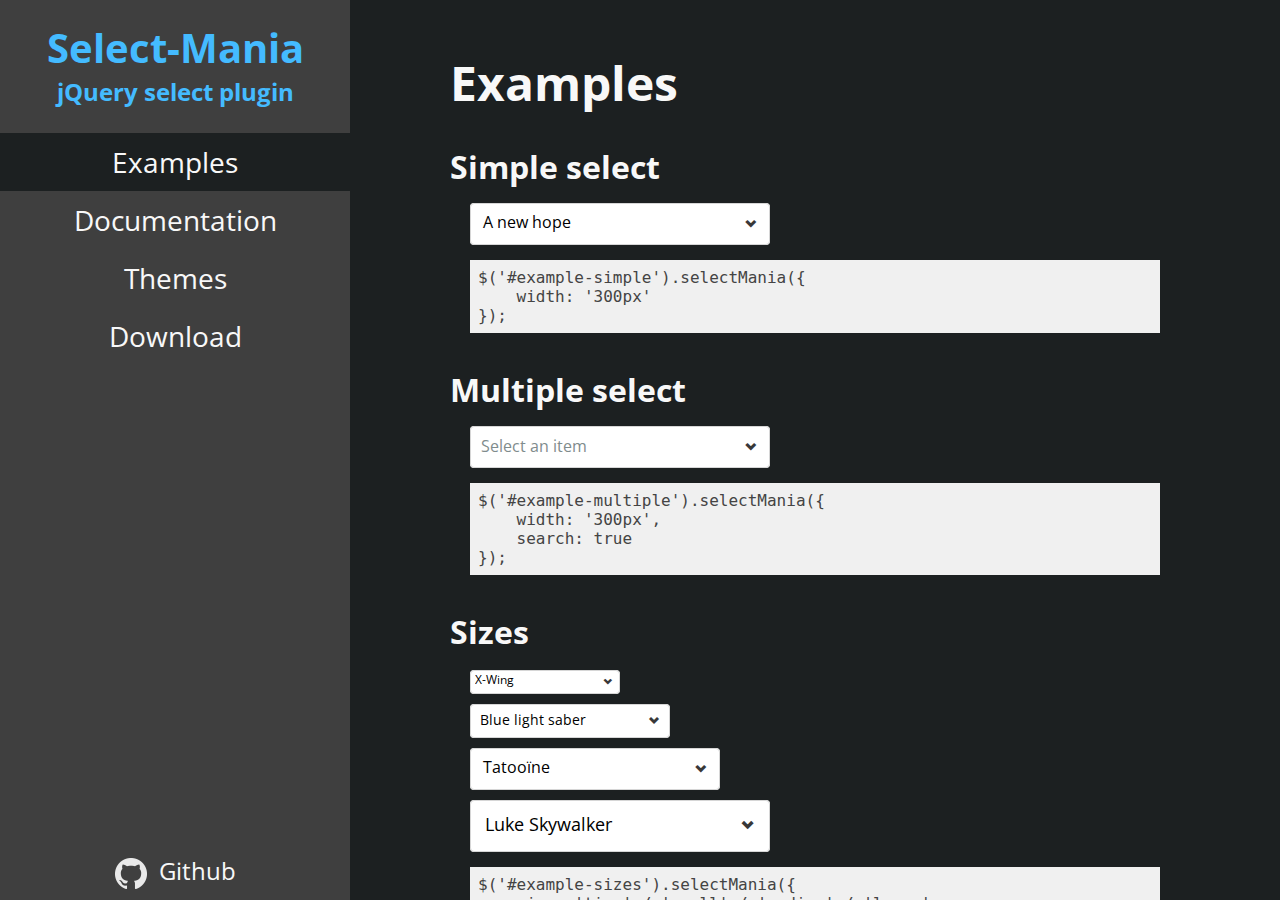
<file: index.html>
<!DOCTYPE html>
<html>
	<head>
		<!-- meta -->
		<meta http-equiv="Content-Type" content="text/html;charset=utf-8" />
		<meta http-equiv="Content-Style-Type" content="text/css" />
		<title>Select-Mania</title>
		<!-- google font -->
		<link href="https://fonts.googleapis.com/css?family=Open+Sans" rel="stylesheet">
		<!-- jquery -->
		<script type="text/javascript" src="lib/jquery/jquery-3.2.1.min.js"></script>
		<!-- select-mania -->
		<script type="text/javascript" src="lib/select-mania/select-mania.min.js"></script>
		<link href="lib/select-mania/select-mania.min.css" rel="stylesheet" />
		<link href="lib/select-mania/themes/select-mania-theme-darkblue.css" rel="stylesheet" />
		<link href="lib/select-mania/themes/select-mania-theme-green.css" rel="stylesheet" />
		<link href="lib/select-mania/themes/select-mania-theme-orange.css" rel="stylesheet" />
		<link href="lib/select-mania/themes/select-mania-theme-red.css" rel="stylesheet" />
		<link href="lib/select-mania/themes/select-mania-theme-square.css" rel="stylesheet" />
		<!-- highlight -->
		<link rel="stylesheet" href="lib/highlight/highlight.default.css" />
		<script src="lib/highlight/highlight.pack.js"></script>
		<script src="lib/highlight/highlight.custom.js"></script>
		<!-- css -->
		<link href="css/main.css" rel="stylesheet" />
		<!-- js -->
		<script type="text/javascript" src="js/main.js"></script>
	</head>
	<body>
		<header id="header" class="header">
			<h1>Select-Mania</h1>
			<h2>jQuery select plugin</h2>
			<nav>
				<ul>
					<li class="active" data-link="content/examples.html">Examples</li>
					<li data-link="content/documentation.html">Documentation</li>
					<li data-link="content/themes.html">Themes</li>
					<a href="https://github.com/pitininja/select-mania/releases/latest" target="_blank"><li>Download</li></a>
				</ul>
			</nav>
			<div id="github" class="github" data-link="https://github.com/pitininja/select-mania">
				<img src="img/github.png" />
				Github
			</div>
		</header>
		<section id="content" class="content"></section>
	</body>
</html>
</file>
<file: lib/select-mania/themes/select-mania-theme-darkblue.css>
/* ~~~~~~~~~~~~~~~~~~~~~~~~~~~~~~~~~~~~~~~~~~~ SELECTMANIA ELEMENT */

.select-mania-theme-darkblue.select-mania .select-mania-inner {
	border:1px solid #D6D6D6;
}

/* ~~~~~~~~~~~~~~~~~~~~~~~~~~~~~~~~~~~~~~~~~~~ SELECTED VALUES */

.select-mania-theme-darkblue.select-mania.select-mania-multiple .select-mania-value {
	background-color: #336AB2;
	border: 1px solid #336AB2;
	color: white;
}

/* ~~~~~~~~~~~~~~~~~~~~~~~~~~~~~~~~~~~~~~~~~~~ DROPDOWN */

.select-mania-theme-darkblue.select-mania-dropdown .select-mania-search-input {
	border:1px solid #D6D6D6;
	color: #5A5A5A;
}

.select-mania-theme-darkblue.select-mania-dropdown .select-mania-item:hover {
	background:#D4DFEF;
}

.select-mania-theme-darkblue.select-mania-dropdown .select-mania-item.select-mania-selected {
	background: #336AB2;
	color: white;
}
</file>
<file: lib/select-mania/themes/select-mania-theme-green.css>
/* ~~~~~~~~~~~~~~~~~~~~~~~~~~~~~~~~~~~~~~~~~~~ SELECTMANIA ELEMENT */

.select-mania-theme-green.select-mania .select-mania-inner {
	border:1px solid #D6D6D6;
}

/* ~~~~~~~~~~~~~~~~~~~~~~~~~~~~~~~~~~~~~~~~~~~ SELECTED VALUES */

.select-mania-theme-green.select-mania.select-mania-multiple .select-mania-value {
	background-color: #0CBF73;
	border: 1px solid #0CBF73;
	color: white;
}

/* ~~~~~~~~~~~~~~~~~~~~~~~~~~~~~~~~~~~~~~~~~~~ DROPDOWN */

.select-mania-theme-green.select-mania-dropdown .select-mania-search-input {
	border:1px solid #D6D6D6;
	color: #5A5A5A;
}

.select-mania-theme-green.select-mania-dropdown .select-mania-item:hover {
	background:#D1F3E5;
}

.select-mania-theme-green.select-mania-dropdown .select-mania-item.select-mania-selected {
	background: #0CBF73;
	color: white;
}
</file>
<file: lib/select-mania/themes/select-mania-theme-orange.css>
/* ################################################################## */
/* ~~~~~~~~~~~~~~~~~~~~~~~~~~~~~ GLOBAL ~~~~~~~~~~~~~~~~~~~~~~~~~~~~~ */
/* ################################################################## */

/* ~~~~~~~~~~~~~~~~~~~~~~~~~~~~~~~~~~~~~~~~~~~ SELECTMANIA ELEMENT */

.select-mania-theme-orange .select-mania-inner { border:1px solid #D6D6D6; }

/* ~~~~~~~~~~~~~~~~~~~~~~~~~~~~~~~~~~~~~~~~~~~ SELECTED VALUES */

.select-mania-theme-orange.select-mania.select-mania-multiple .select-mania-value {
	border: 1px solid #FA6900;

	background-color: #FA6900;
	color: white;
}

/* ~~~~~~~~~~~~~~~~~~~~~~~~~~~~~~~~~~~~~~~~~~~ DROPDOWN */

.select-mania-theme-orange .select-mania { border:1px solid #D6D6D6; }


.select-mania-theme-orange .select-mania-search-input {
	border:1px solid #D6D6D6;
	color: #5A5A5A;
}

.select-mania-theme-orange .select-mania-item:hover { background:#FEE9D9; }

.select-mania-theme-orange .select-mania-item.select-mania-selected {
	background: #FA6900;
	color: white;
}
</file>
<file: lib/select-mania/themes/select-mania-theme-red.css>
/* ~~~~~~~~~~~~~~~~~~~~~~~~~~~~~~~~~~~~~~~~~~~ SELECTMANIA ELEMENT */

.select-mania-theme-red.select-mania .select-mania-inner {
	border:1px solid #D6D6D6;
}

/* ~~~~~~~~~~~~~~~~~~~~~~~~~~~~~~~~~~~~~~~~~~~ SELECTED VALUES */

.select-mania-theme-red.select-mania.select-mania-multiple .select-mania-value {
	background-color: #FF4545;
	border: 1px solid #FF4545;
	color: white;
}

/* ~~~~~~~~~~~~~~~~~~~~~~~~~~~~~~~~~~~~~~~~~~~ DROPDOWN */

.select-mania-theme-red.select-mania-dropdown .select-mania-search-input {
	border:1px solid #D6D6D6;
	color: #5A5A5A;
}

.select-mania-theme-red.select-mania-dropdown .select-mania-item:hover {
	background:#FFDEE2;
}

.select-mania-theme-red.select-mania-dropdown .select-mania-item.select-mania-selected {
	background: #FF4545;
	color: white;
}
</file>
<file: lib/select-mania/themes/select-mania-theme-square.css>
/* ~~~~~~~~~~~~~~~~~~~~~~~~~~~~~~~~~~~~~~~~~~~ SELECTMANIA ELEMENT */

.select-mania-theme-square.select-mania { border-radius: 0; }

.select-mania-theme-square.select-mania .select-mania-inner { border-radius: 0; }

/* ~~~~~~~~~~~~~~~~~~~~~~~~~~~~~~~~~~~~~~~~~~~ SELECTED VALUES */

.select-mania-theme-square.select-mania .select-mania-value { border-radius: 0; }

/* ~~~~~~~~~~~~~~~~~~~~~~~~~~~~~~~~~~~~~~~~~~~ DROPDOWN */

.select-mania-theme-square.select-mania-dropdown { border-radius: 0; }

.select-mania-theme-square.select-mania-dropdown .select-mania-search-input { border-radius: 0; }

.select-mania-theme-square.select-mania-dropdown .select-mania-item { border-radius: 0; }
</file>
<file: lib/highlight/highlight.default.css>
.hljs-attribute,.hljs-doctag,.hljs-keyword,.hljs-meta-keyword,.hljs-name,.hljs-selector-tag,.hljs-strong{font-weight:700}.hljs{display:block;overflow-x:auto;padding:.5em;background:#F0F0F0}.hljs,.hljs-subst{color:#444}.hljs-comment{color:#888}.hljs-deletion,.hljs-number,.hljs-quote,.hljs-selector-class,.hljs-selector-id,.hljs-string,.hljs-template-tag,.hljs-type{color:#800}.hljs-section,.hljs-title{color:#800;font-weight:700}.hljs-link,.hljs-regexp,.hljs-selector-attr,.hljs-selector-pseudo,.hljs-symbol,.hljs-template-variable,.hljs-variable{color:#BC6060}.hljs-literal{color:#78A960}.hljs-addition,.hljs-built_in,.hljs-bullet,.hljs-code{color:#397300}.hljs-meta{color:#1f7199}.hljs-meta-string{color:#4d99bf}.hljs-emphasis{font-style:italic}
</file>
<file: css/main.css>
/* ----------------------------------------- body */

body {
	background:#1C2021;
	box-sizing:border-box;
	color:#F8F8F8;
	font-family:'Open Sans', sans-serif;
	font-size:0;
	height:100vh;
	margin:0;
	padding:0;
	position:relative;
	text-align:center;
	width:100%;
}

body * {
	box-sizing:border-box;
}

a, 
a:visited, 
a:hover, 
a:focus, 
a:hover, 
a:active {
	color:#44BBFF;
	text-decoration:underline;
}

/* ----------------------------------------- header */

header {
	background:#3F3F3F;
	display:inline-block;
	height:100%;
	position:relative;
	vertical-align:top;
	width:350px;
}

header h1 {
	color:#44BBFF;
	margin:0;
	padding:20px 0 0 0;
	font-size:2.5rem;
	width:100%;
}

header h2 {
	color:#44BBFF;
	margin:0;
	padding:0 0 10px 0;
	font-size:1.5rem;
	width:100%;
}

nav {
	margin:0;
	padding:5px 0;
	width:100%;
}

nav ul {
	margin:0;
	padding:10px 0;
	width:100%;
}

nav ul li {
	color:#F8F8F8;
	cursor:pointer;
	display:block;
	list-style-type:none;
	font-size:1.75rem;
	margin:0;
	padding:10px 0;
	width:100%;
}
nav ul li:hover {
	background:#303030;
}
nav ul li.active {
	background:#1C2021;
}
nav ul a, 
nav ul a:visited, 
nav ul a:hover, 
nav ul a:focus, 
nav ul a:hover, 
nav ul a:active {
	text-decoration:none;
}

.github {
	bottom:0;
	background:#3F3F3F;
	cursor:pointer;
	font-size:1.5rem;
	padding:10px 0;
	position:absolute;
	left:0;
	width:100%;
}
.github img {
	margin-right:6px;
	vertical-align:middle;
	width:32px;
}
.github:hover {
	background:#303030;
}

/* ----------------------------------------- section */

section {
	display:inline-block;
	height:100%;
	padding:50px 100px;
	overflow-y:scroll;
	text-align:left;
	vertical-align:top;
	width:calc(100% - 350px);
}

section h1, 
section h2, 
section h3, 
section h4, 
section h5 {
	margin:0;
	text-align:left;
	width:100%;
}
section h1 {
	font-size:3rem;
	padding:25px 0 15px;
}
section h2 {
	font-size:2.5rem;
	padding:20px 0 15px;
}
section h3 {
	font-size:2rem;
	padding:15px 0 10px;
}
section h4 {
	font-size:1.5rem;
	padding:10px 0 10px;
}
section h5 {
	font-size:1.25rem;
	padding:5px 0 5px;
}
section h1:first-child, 
section h2:first-child, 
section h3:first-child, 
section h4:first-child, 
section h5:first-child {
	padding-top:0;
}

section p {
	display:block;
	font-size:1.1rem;
	line-height:1.5rem;
	margin:0;
	padding:5px 20px;
	text-align:left;
	width:100%;
}
section p+p {
	margin-top:12px;
}

section ul {
	display:inline-block;
	font-size:1.1rem;
	margin:0;
	padding:3px 20px;
	text-align:left;
}
section ul li {
	padding:3px;
}

*:not(pre) > code {
	color:#444;
	display:inline-block;
	padding:0 3px;
	background:#E0E0E0;
	font-family:Consolas, monospace;
	font-size:1rem;
}
pre {
	padding:10px 20px;
	-moz-tab-size:4;
	-o-tab-size:4;
	tab-size:4;
}
pre > code, 
pre > code * {
	font-family:Consolas, monospace;
	font-size:1rem;
}

section > :last-child {
	margin-bottom:50px;
}
</file>
<file: lib/select-mania/select-mania.min.css>
/*! select-mania v1.2 */
@charset "UTF-8";@font-face{font-family:"select-mania-font";src:url(fonts/select-mania-font.eot);src:url("fonts/select-mania-font.eot?#iefix") format("embedded-opentype"),url(fonts/select-mania-font.woff) format("woff"),url(fonts/select-mania-font.ttf) format("truetype"),url("fonts/select-mania-font.svg#select-mania-font") format("svg");font-weight:400;font-style:normal}.select-mania [data-icon]:before{font-family:"select-mania-font"!important;content:attr(data-icon);font-style:normal!important;font-weight:normal!important;font-variant:normal!important;text-transform:none!important;speak:none;-webkit-font-smoothing:antialiased;-moz-osx-font-smoothing:grayscale}.select-mania [class^="icon-"],.select-mania [class*=" icon-"]{display:inline-block}.select-mania [class^="icon-"]:before,.select-mania [class*=" icon-"]:before{font-family:"select-mania-font"!important;font-style:normal!important;font-weight:normal!important;font-variant:normal!important;text-transform:none!important;speak:none;-webkit-font-smoothing:antialiased;-moz-osx-font-smoothing:grayscale}.select-mania .icon-arrow-down:before{content:"\61"}.select-mania .icon-cross:before{content:"\63"}.select-mania .icon-loading:before{content:"\6c"}@-webkit-keyframes rotating{from{-webkit-transform:rotate(0deg);-o-transform:rotate(0deg);transform:rotate(0deg)}to{-webkit-transform:rotate(360deg);-o-transform:rotate(360deg);transform:rotate(360deg)}}@keyframes rotating{from{-ms-transform:rotate(0deg);-moz-transform:rotate(0deg);-webkit-transform:rotate(0deg);-o-transform:rotate(0deg);transform:rotate(0deg)}to{-ms-transform:rotate(360deg);-moz-transform:rotate(360deg);-webkit-transform:rotate(360deg);-o-transform:rotate(360deg);transform:rotate(360deg)}}.select-mania .icon-loading-container{display:inline-block;width:32px;height:32px;position:absolute;top:0;bottom:0;left:0;right:0;margin:auto;font-size:32px;line-size:32px;line-height:32px}.select-mania .icon-loading-container .icon-loading{width:32px;height:32px;-webkit-animation:rotating 2s linear infinite;-moz-animation:rotating 2s linear infinite;-ms-animation:rotating 2s linear infinite;-o-animation:rotating 2s linear infinite;animation:rotating 2s linear infinite}.select-mania-original{border:0!important;clip:rect(0 0 0 0)!important;margin:0!important;overflow:hidden!important;padding:0!important;position:absolute!important;top:0!important;left:0!important;width:100%!important;height:100%!important}.select-mania{color:black;display:inline-block;position:relative;width:100%;line-height:18px;margin:auto;background:white;vertical-align:middle;border-radius:4px;-webkit-border-radius:4px;-moz-border-radius:4px}.select-mania,.select-mania *,.select-mania-dropdown,.select-mania-dropdown *{box-sizing:border-box!important}.select-mania,.select-mania *:not(.select-mania-search-input){-webkit-touch-callout:none;-webkit-user-select:none;-khtml-user-select:none;-moz-user-select:none;-ms-user-select:none;user-select:none}.select-mania-inner{width:100%;min-height:42px;font-size:0;padding:6px;border:1px solid #D6D6D6;border-radius:4px;-webkit-border-radius:4px;-moz-border-radius:4px;cursor:pointer}.select-mania-inner.select-mania-disabled{border-color:#DDD}.select-mania-values,.select-mania-value,.select-mania-value-text,.select-mania-value-clear,.select-mania-clear,.select-mania-arrow{display:inline-block;vertical-align:middle}.select-mania-hidden{display:none!important}.select-mania-focused{-webkit-box-shadow:#047DE2 0 0 4px;-moz-box-shadow:#047DE2 0 0 4px;box-shadow:#047DE2 0 0 4px}.select-mania-values{width:calc(100% - 48px);min-height:26px;padding-right:4px;font-size:0;text-align:left}.select-mania.select-mania-disabled .select-mania-inner{color:#CCC}.select-mania-value{width:auto;max-width:100%;height:26px;border-radius:4px;-webkit-border-radius:4px;-moz-border-radius:4px;margin-top:1px;margin-bottom:1px;margin-right:4px;padding:0 2px;font-size:0}.select-mania.select-mania-multiple .select-mania-value{border:1px solid #047DE2;background-color:#047DE2;color:white}.select-mania-value-text{height:26px;padding:4px;font-size:16px;line-height:14px;text-align:left;overflow:hidden;text-overflow:ellipsis;white-space:nowrap;max-width:100%}.select-mania.select-mania-multiple .select-mania-value-text{max-width:calc(100% - 22px)}.select-mania-value-clear{display:none}.select-mania.select-mania-multiple .select-mania-value-clear{display:inline-block;width:22px;height:26px;padding:4px;font-size:1rem;text-align:center}.select-mania-value-clear i{font-size:18px;line-height:16px}.select-mania-placeholder{display:none;width:auto;height:26px;padding:4px;font-size:1rem;color:#7F8C8D}.select-mania-placeholder:only-child{display:inline-block}.select-mania-clear{width:24px;font-size:1rem;text-align:center;color:#EB1F38}.select-mania.select-mania-disabled .select-mania-clear{color:#CCC}.select-mania-clear i{font-size:1.1rem}.select-mania-arrow{width:24px;font-size:1rem;text-align:center;color:#383838}.select-mania.select-mania-disabled .select-mania-arrow{color:#CCC}.select-mania-arrow i{font-size:1.1rem}.select-mania-dropdown{background:white;z-index:9;display:none;position:absolute;top:100%;width:100%;padding:6px;border:1px solid #D6D6D6;border-radius:4px;-webkit-border-radius:4px;-moz-border-radius:4px}.select-mania-dropdown-search{width:100%;margin-bottom:6px}.select-mania-search-input{width:100%;padding:6px;border-radius:4px;-webkit-border-radius:4px;-moz-border-radius:4px;font-size:1rem;border:1px solid #D6D6D6;color:#5A5A5A;outline:none;background-image:none;background-color:transparent;-webkit-box-shadow:none;-moz-box-shadow:none;box-shadow:none}.select-mania-items-container{position:relative;width:100%;max-height:200px}.select-mania-items{width:100%;max-height:200px;overflow-y:auto}.select-mania-group{width:100%}.select-mania-group.select-mania-disabled{color:#D6D6D6}.select-mania-group-title{width:100%;padding:6px;font-size:1rem;font-weight:700;text-align:left}.select-mania-group-inner{width:100%}.select-mania-item{width:100%;min-height:20px;padding:6px;border-radius:4px;-webkit-border-radius:4px;-moz-border-radius:4px;font-size:0;cursor:pointer;text-align:left}.select-mania-item.select-mania-hover{background:#E3F1FC}.select-mania-item:empty[data-value=""]{display:none}.select-mania-group-icon,.select-mania-item-icon{width:20px;height:20px;display:inline-block;font-size:1rem;text-align:center;margin-right:4px;vertical-align:top}.select-mania-group-icon i,.select-mania-item-icon i{width:20px;height:20px;vertical-align:middle}.select-mania-group-text,.select-mania-item-text{display:inline-block;width:100%;min-height:20px;font-size:1rem;vertical-align:top;text-align:left}.select-mania-group-icon+.select-mania-group-text,.select-mania-item-icon+.select-mania-item-text{width:calc(100% - 24px)}.select-mania-group-inner .select-mania-item{padding-left:18px}.select-mania-item.select-mania-selected{background:#047de2;color:white}.select-mania-dropdown.select-mania-multiple .select-mania-item.select-mania-selected{display:none}.select-mania-item.select-mania-disabled{color:#D6D6D6}.select-mania-item.select-mania-disabled.select-mania-hover{background:none}.select-mania.select-mania-tiny{line-height:14px}.select-mania-tiny .select-mania-inner{min-height:24px;padding:2px}.select-mania-tiny .select-mania-values{width:calc(100% - 36px);min-height:18px}.select-mania-tiny .select-mania-value{height:16px}.select-mania-tiny .select-mania-value-text{height:14px;padding:0;font-size:12px;line-height:12px}.select-mania-tiny.select-mania-multiple .select-mania-value-text{max-width:calc(100% - 14px)}.select-mania.select-mania-multiple.select-mania-tiny .select-mania-value-clear{width:14px;height:14px;padding:0}.select-mania-tiny .select-mania-value-clear i{font-size:14px;line-height:14px}.select-mania-tiny .select-mania-placeholder{height:16px;padding:2px;font-size:.75rem}.select-mania-tiny .select-mania-clear{width:18px}.select-mania-tiny .select-mania-clear i{font-size:.85rem}.select-mania-tiny .select-mania-arrow{width:18px}.select-mania-tiny .select-mania-arrow i{font-size:.85rem}.select-mania-dropdown.select-mania-tiny{padding:2px}.select-mania-tiny .select-mania-dropdown-search{margin-bottom:2px}.select-mania-tiny .select-mania-search-input{padding:2px;font-size:.75rem}.select-mania-tiny .select-mania-item{min-height:16px;padding:2px;font-size:0}.select-mania-tiny .select-mania-group-icon,.select-mania-tiny .select-mania-item-icon{width:14px;height:14px;margin-right:2px;font-size:.65rem}.select-mania-tiny .select-mania-group-icon i,.select-mania-tiny .select-mania-item-icon i{width:14px;height:14px}.select-mania-tiny .select-mania-group-text,.select-mania-tiny .select-mania-item-text{min-height:14px;font-size:.75rem}.select-mania-tiny .select-mania-group-icon+.select-mania-group-text,.select-mania-tiny .select-mania-item-icon+.select-mania-item-text{width:calc(100% - 19px)}.select-mania-tiny .select-mania-group-title{padding:2px;font-size:.75rem}.select-mania-tiny .select-mania-group-inner .select-mania-item{padding-left:8px}.select-mania-tiny .icon-loading-container{width:24px;height:24px;font-size:24px;line-size:24px;line-height:24px}.select-mania-tiny .icon-loading-container .icon-loading{width:24px;height:24px}.select-mania.select-mania-small{line-height:16px}.select-mania-small .select-mania-inner{min-height:34px;padding:4px}.select-mania-small .select-mania-values{width:calc(100% - 44px);min-height:24px}.select-mania-small .select-mania-value{height:22px}.select-mania-small .select-mania-value-text{height:20px;padding:3px;font-size:14px;line-height:14px}.select-mania-small.select-mania-multiple .select-mania-value-text{max-width:calc(100% - 20px)}.select-mania.select-mania-multiple.select-mania-small .select-mania-value-clear{width:20px;height:20px;padding:3px}.select-mania-small .select-mania-value-clear i{font-size:16px;line-height:14px}.select-mania-small .select-mania-placeholder{height:20px;padding:4px;font-size:.8rem}.select-mania-small .select-mania-clear{width:22px}.select-mania-small .select-mania-clear i{font-size:1rem}.select-mania-small .select-mania-arrow{width:22px}.select-mania-small .select-mania-arrow i{font-size:1rem}.select-mania-dropdown.select-mania-small{padding:4px}.select-mania-small .select-mania-dropdown-search{margin-bottom:4px}.select-mania-small .select-mania-search-input{padding:4px;font-size:.8rem}.select-mania-small .select-mania-item{min-height:16px;padding:4px;font-size:0}.select-mania-small .select-mania-group-icon,.select-mania-small .select-mania-item-icon{width:16px;height:16px;margin-right:3px;font-size:.8rem}.select-mania-small .select-mania-group-icon i,.select-mania-small .select-mania-item-icon i{width:16px;height:16px}.select-mania-small .select-mania-group-text,.select-mania-small .select-mania-item-text{min-height:16px;font-size:.8rem}.select-mania-small .select-mania-group-icon+.select-mania-group-text,.select-mania-small .select-mania-item-icon+.select-mania-item-text{width:calc(100% - 19px)}.select-mania-small .select-mania-group-title{padding:4px;font-size:.8rem}.select-mania-small .select-mania-group-inner .select-mania-item{padding-left:12px}.select-mania-small .icon-loading-container{width:28px;height:28px;font-size:28px;line-size:28px;line-height:28px}.select-mania-small .icon-loading-container .icon-loading{width:28px;height:28px}.select-mania.select-mania-large{line-height:22px}.select-mania-large .select-mania-inner{min-height:52px;padding:8px}.select-mania-large .select-mania-values{width:calc(100% - 56px);min-height:32px}.select-mania-large .select-mania-value{height:32px}.select-mania-large .select-mania-value-text{height:32px;padding:4px;font-size:18px;line-height:20px}.select-mania-large.select-mania-multiple .select-mania-value-text{max-width:calc(100% - 26px)}.select-mania.select-mania-multiple.select-mania-large .select-mania-value-clear{width:26px;height:32px;padding:4px}.select-mania-large .select-mania-value-clear i{font-size:20px;line-height:20px}.select-mania-large .select-mania-placeholder{height:32px;padding:6px;font-size:1.1rem}.select-mania-large .select-mania-clear{width:28px}.select-mania-large .select-mania-clear i{font-size:1.2rem}.select-mania-large .select-mania-arrow{width:28px}.select-mania-large .select-mania-arrow i{font-size:1.2rem}.select-mania-dropdown.select-mania-large{padding:8px}.select-mania-large .select-mania-dropdown-search{margin-bottom:8px}.select-mania-large .select-mania-search-input{padding:8px;font-size:1.1rem}.select-mania-large .select-mania-item{min-height:24px;padding:8px;font-size:0}.select-mania-large .select-mania-group-icon,.select-mania-large .select-mania-item-icon{width:22px;height:22px;margin-right:5px;font-size:1.1rem}.select-mania-large .select-mania-group-icon i,.select-mania-large .select-mania-item-icon i{width:22px;height:22px}.select-mania-large .select-mania-group-text,.select-mania-large .select-mania-item-text{min-height:22px;font-size:1.1rem}.select-mania-large .select-mania-group-icon+.select-mania-group-text,.select-mania-large .select-mania-item-icon+.select-mania-item-text{width:calc(100% - 27px)}.select-mania-large .select-mania-group-title{padding:8px;font-size:1.1rem}.select-mania-large .select-mania-group-inner .select-mania-item{padding-left:24px}.select-mania-large .icon-loading-container{width:36px;height:36px;font-size:36px;line-size:36px;line-height:36px}.select-mania-large .icon-loading-container .icon-loading{width:36px;height:36px}
</file>
